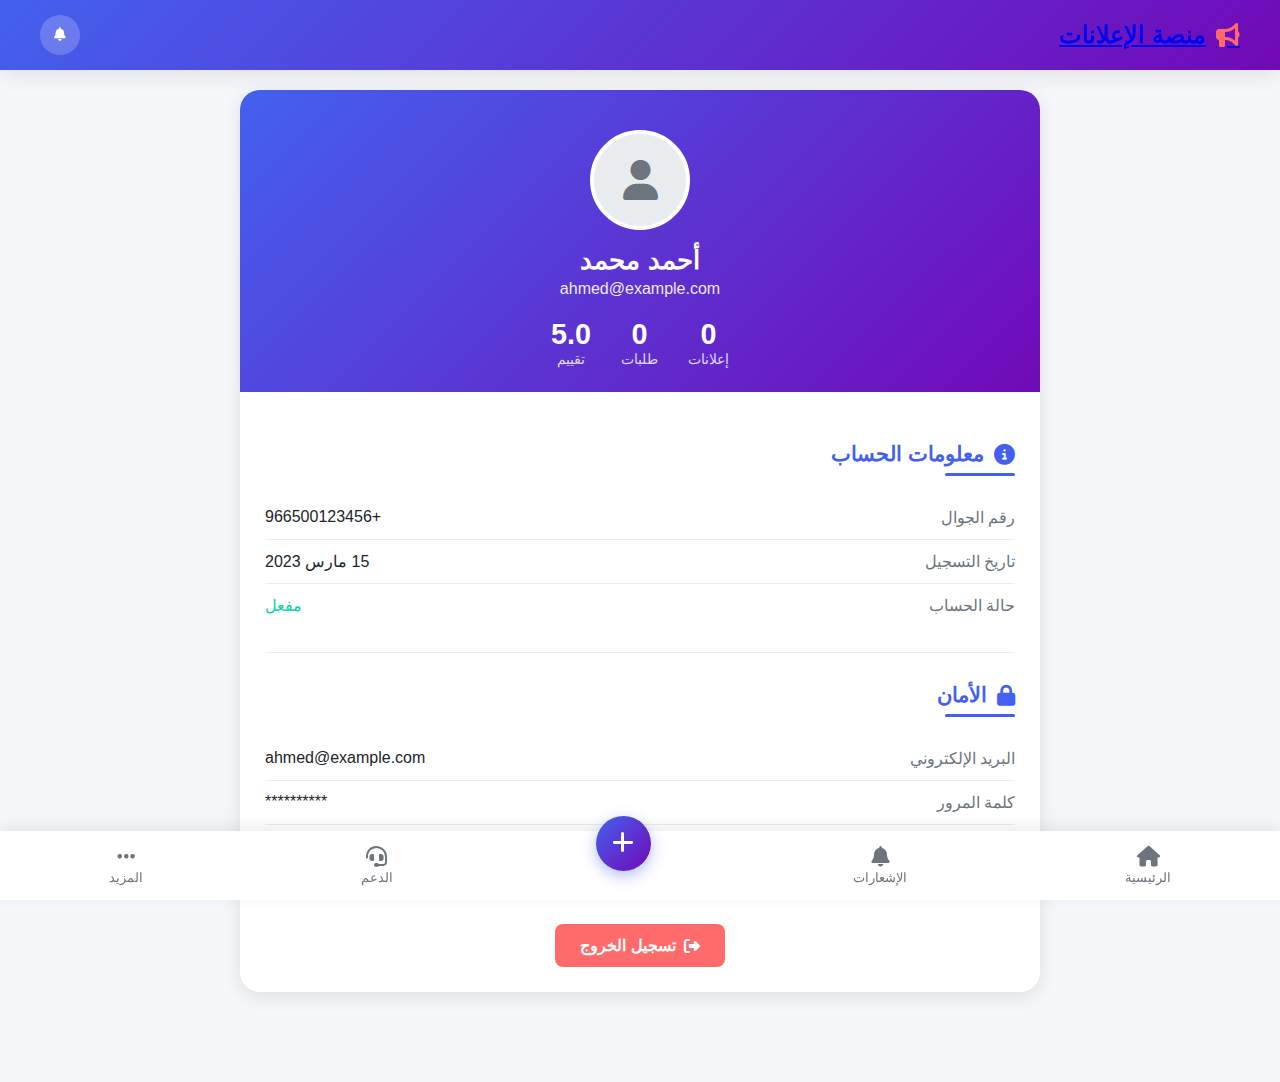
<file: account.html>
<!DOCTYPE html>
<html lang="ar" dir="rtl">
<head>
    <meta charset="UTF-8">
    <meta name="viewport" content="width=device-width, initial-scale=1.0">
    <title>حسابي - منصة الإعلانات</title>
    <link rel="stylesheet" href="styles.css">
    <link rel="stylesheet" href="https://cdnjs.cloudflare.com/ajax/libs/font-awesome/6.4.0/css/all.min.css">
</head>
<body>
    <header>
        <div class="header-container">
            <a href="index.html" class="logo">
                <i class="fas fa-bullhorn"></i>
                <span>منصة الإعلانات</span>
            </a>
            
            <div class="header-actions">
                <button class="action-btn">
                    <i class="fas fa-bell"></i>
                </button>
            </div>
        </div>
    </header>
    
    <div class="container" id="account-page">
        <div class="account-container">
            <div class="account-header">
                <div class="user-avatar">
                    <i class="fas fa-user"></i>
                </div>
                <h2 class="user-name" id="user-name">أحمد محمد</h2>
                <p class="user-email" id="user-email">ahmed@example.com</p>
                
                <div class="account-stats">
                    <div class="stat-item">
                        <div class="stat-value" id="ads-count">0</div>
                        <div class="stat-label">إعلانات</div>
                    </div>
                    <div class="stat-item">
                        <div class="stat-value" id="orders-count">0</div>
                        <div class="stat-label">طلبات</div>
                    </div>
                    <div class="stat-item">
                        <div class="stat-value" id="rating">5.0</div>
                        <div class="stat-label">تقييم</div>
                    </div>
                </div>
            </div>
            
            <div class="account-content">
                <div class="section">
                    <h3 class="section-title"><i class="fas fa-info-circle"></i> معلومات الحساب</h3>
                    
                    <ul class="info-list">
                        <li class="info-item">
                            <span class="info-label">رقم الجوال</span>
                            <span id="user-phone">+966500123456</span>
                        </li>
                        <li class="info-item">
                            <span class="info-label">تاريخ التسجيل</span>
                            <span id="signup-date">15 مارس 2023</span>
                        </li>
                        <li class="info-item">
                            <span class="info-label">حالة الحساب</span>
                            <span style="color: #06d6a0;" id="account-status">مفعل</span>
                        </li>
                    </ul>
                </div>
                
                <div class="section">
                    <h3 class="section-title"><i class="fas fa-lock"></i> الأمان</h3>
                    
                    <ul class="info-list">
                        <li class="info-item">
                            <span class="info-label">البريد الإلكتروني</span>
                            <span id="user-email-info">ahmed@example.com</span>
                        </li>
                        <li class="info-item">
                            <span class="info-label">كلمة المرور</span>
                            <span>**********</span>
                        </li>
                        <li class="info-item">
                            <span class="info-label">رقم الهاتف</span>
                            <span id="user-phone-info">+966500123456</span>
                        </li>
                    </ul>
                </div>
                
                <button class="logout-btn" id="logout-btn">
                    <i class="fas fa-sign-out-alt"></i>
                    تسجيل الخروج
                </button>
            </div>
        </div>
    </div>
    
    <div class="bottom-nav">
        <a href="index.html" class="nav-item">
            <i class="fas fa-home"></i>
            <span>الرئيسية</span>
        </a>
        <a href="#" class="nav-item">
            <i class="fas fa-bell"></i>
            <span>الإشعارات</span>
        </a>
        <a href="create-ad.html" class="nav-item add-btn">
            <i class="fas fa-plus"></i>
        </a>
        <a href="#" class="nav-item">
            <i class="fas fa-headset"></i>
            <span>الدعم</span>
        </a>
        <a href="#" class="nav-item">
            <i class="fas fa-ellipsis-h"></i>
            <span>المزيد</span>
        </a>
    </div>
    
    <script src="firebase-app.js"></script>
    <script src="auth.js"></script>
    <script>
        document.addEventListener('DOMContentLoaded', function() {
            // تحميل بيانات المستخدم
            loadUserData();
            
            // تسجيل الخروج
            const logoutBtn = document.getElementById('logout-btn');
            logoutBtn.addEventListener('click', logoutUser);
        });
    </script>
</body>
</html>
</file>
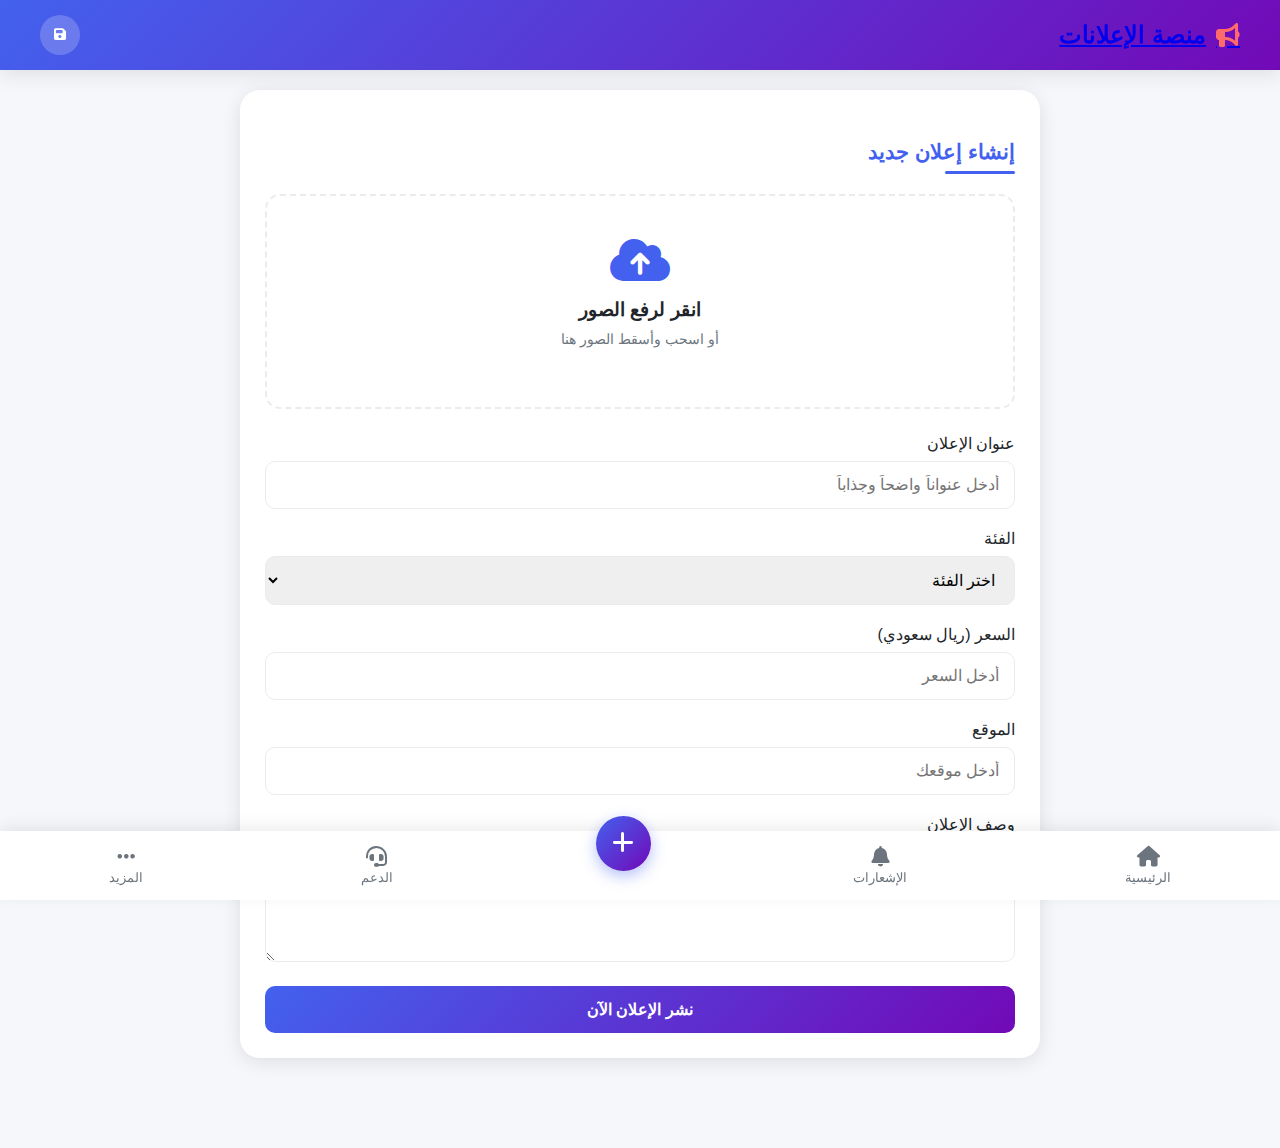
<file: create-ad.html>
<!DOCTYPE html>
<html lang="ar" dir="rtl">
<head>
    <meta charset="UTF-8">
    <meta name="viewport" content="width=device-width, initial-scale=1.0">
    <title>إنشاء إعلان - منصة الإعلانات</title>
    <link rel="stylesheet" href="styles.css">
    <link rel="stylesheet" href="https://cdnjs.cloudflare.com/ajax/libs/font-awesome/6.4.0/css/all.min.css">
</head>
<body>
    <header>
        <div class="header-container">
            <a href="index.html" class="logo">
                <i class="fas fa-bullhorn"></i>
                <span>منصة الإعلانات</span>
            </a>
            
            <div class="header-actions">
                <button class="action-btn" id="save-draft-btn">
                    <i class="fas fa-save"></i>
                </button>
            </div>
        </div>
    </header>
    
    <div class="container">
        <div class="create-ad-container">
            <h2 class="section-title">إنشاء إعلان جديد</h2>
            
            <div class="upload-area" id="upload-area">
                <i class="fas fa-cloud-upload-alt"></i>
                <h3>انقر لرفع الصور</h3>
                <p>أو اسحب وأسقط الصور هنا</p>
                <input type="file" id="image-upload" multiple style="display: none;">
                
                <div class="image-preview" id="image-preview"></div>
            </div>
            
            <div class="form-group">
                <label for="ad-title">عنوان الإعلان</label>
                <input type="text" id="ad-title" class="form-control" placeholder="أدخل عنواناً واضحاً وجذاباً">
            </div>
            
            <div class="form-group">
                <label for="ad-category">الفئة</label>
                <select id="ad-category" class="form-control">
                    <option value="">اختر الفئة</option>
                    <option value="cars">سيارات</option>
                    <option value="realestate">عقارات</option>
                    <option value="electronics">إلكترونيات</option>
                    <option value="furniture">أثاث</option>
                    <option value="clothing">ملابس</option>
                </select>
            </div>
            
            <div class="form-group">
                <label for="ad-price">السعر (ريال سعودي)</label>
                <input type="number" id="ad-price" class="form-control" placeholder="أدخل السعر">
            </div>
            
            <div class="form-group">
                <label for="ad-location">الموقع</label>
                <input type="text" id="ad-location" class="form-control" placeholder="أدخل موقعك">
            </div>
            
            <div class="form-group">
                <label for="ad-description">وصف الإعلان</label>
                <textarea id="ad-description" class="form-control" rows="5" placeholder="صف منتجك بالتفصيل..."></textarea>
            </div>
            
            <button class="btn btn-primary" id="publish-btn">نشر الإعلان الآن</button>
        </div>
    </div>
    
    <div class="bottom-nav">
        <a href="index.html" class="nav-item">
            <i class="fas fa-home"></i>
            <span>الرئيسية</span>
        </a>
        <a href="#" class="nav-item">
            <i class="fas fa-bell"></i>
            <span>الإشعارات</span>
        </a>
        <a href="create-ad.html" class="nav-item add-btn">
            <i class="fas fa-plus"></i>
        </a>
        <a href="#" class="nav-item">
            <i class="fas fa-headset"></i>
            <span>الدعم</span>
        </a>
        <a href="#" class="nav-item">
            <i class="fas fa-ellipsis-h"></i>
            <span>المزيد</span>
        </a>
    </div>
    
    <script src="firebase-app.js"></script>
    <script src="auth.js"></script>
    <script src="database.js"></script>
    <script>
        document.addEventListener('DOMContentLoaded', function() {
            // تهيئة معاينة الصور
            initImagePreview();
            
            // نشر الإعلان
            const publishBtn = document.getElementById('publish-btn');
            publishBtn.addEventListener('click', createNewAd);
        });
        
        function initImagePreview() {
            const uploadArea = document.getElementById('upload-area');
            const imageUpload = document.getElementById('image-upload');
            const imagePreview = document.getElementById('image-preview');
            
            uploadArea.addEventListener('click', () => {
                imageUpload.click();
            });
            
            imageUpload.addEventListener('change', function() {
                const files = this.files;
                
                for (let i = 0; i < files.length; i++) {
                    const file = files[i];
                    const reader = new FileReader();
                    
                    reader.onload = function(e) {
                        const previewItem = document.createElement('div');
                        previewItem.className = 'preview-item';
                        previewItem.innerHTML = `
                            <img src="${e.target.result}" alt="Preview">
                            <div class="remove-image">
                                <i class="fas fa-times"></i>
                            </div>
                        `;
                        
                        previewItem.querySelector('.remove-image').addEventListener('click', function() {
                            previewItem.remove();
                        });
                        
                        imagePreview.appendChild(previewItem);
                    };
                    
                    reader.readAsDataURL(file);
                }
            });
        }
    </script>
</body>
</html>
</file>
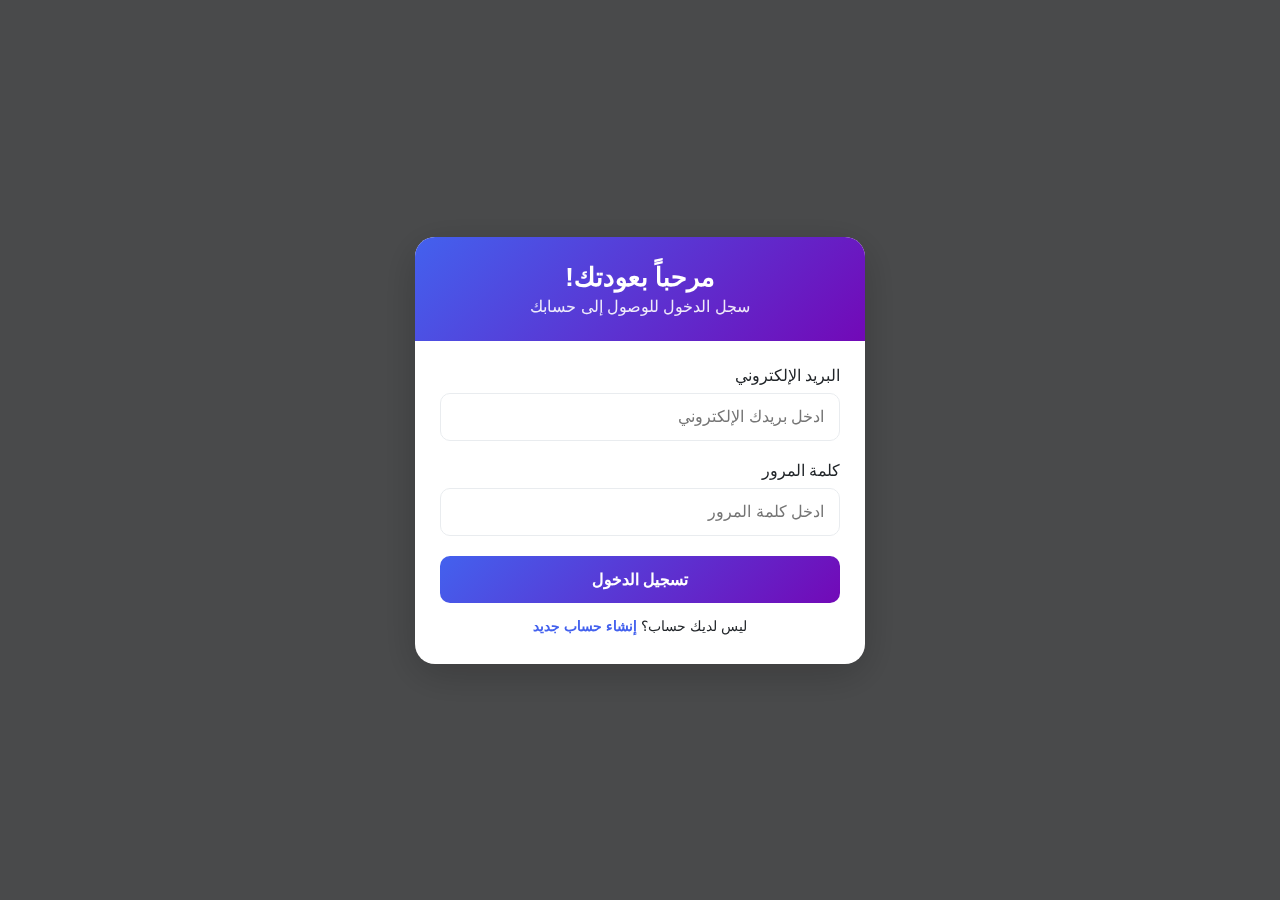
<file: login.html>
<!DOCTYPE html>
<html lang="ar" dir="rtl">
<head>
    <meta charset="UTF-8">
    <meta name="viewport" content="width=device-width, initial-scale=1.0">
    <title>تسجيل الدخول - منصة الإعلانات</title>
    <link rel="stylesheet" href="styles.css">
    <link rel="stylesheet" href="https://cdnjs.cloudflare.com/ajax/libs/font-awesome/6.4.0/css/all.min.css">
</head>
<body>
    <div class="auth-overlay active">
        <div class="auth-container">
            <div class="auth-header">
                <h2>مرحباً بعودتك!</h2>
                <p>سجل الدخول للوصول إلى حسابك</p>
            </div>
            <div class="auth-form">
                <div class="form-group">
                    <label for="email">البريد الإلكتروني</label>
                    <input type="email" id="email" class="form-control" placeholder="ادخل بريدك الإلكتروني">
                </div>
                <div class="form-group">
                    <label for="password">كلمة المرور</label>
                    <input type="password" id="password" class="form-control" placeholder="ادخل كلمة المرور">
                </div>
                <button class="btn btn-primary" id="login-btn">تسجيل الدخول</button>
                <div class="auth-footer">
                    <p>ليس لديك حساب؟ <a href="signup.html">إنشاء حساب جديد</a></p>
                </div>
            </div>
        </div>
    </div>
    
    <script src="firebase-app.js"></script>
    <script src="auth.js"></script>
    <script>
        document.addEventListener('DOMContentLoaded', function() {
            const loginBtn = document.getElementById('login-btn');
            loginBtn.addEventListener('click', loginUser);
        });
    </script>
</body>
</html>
</file>
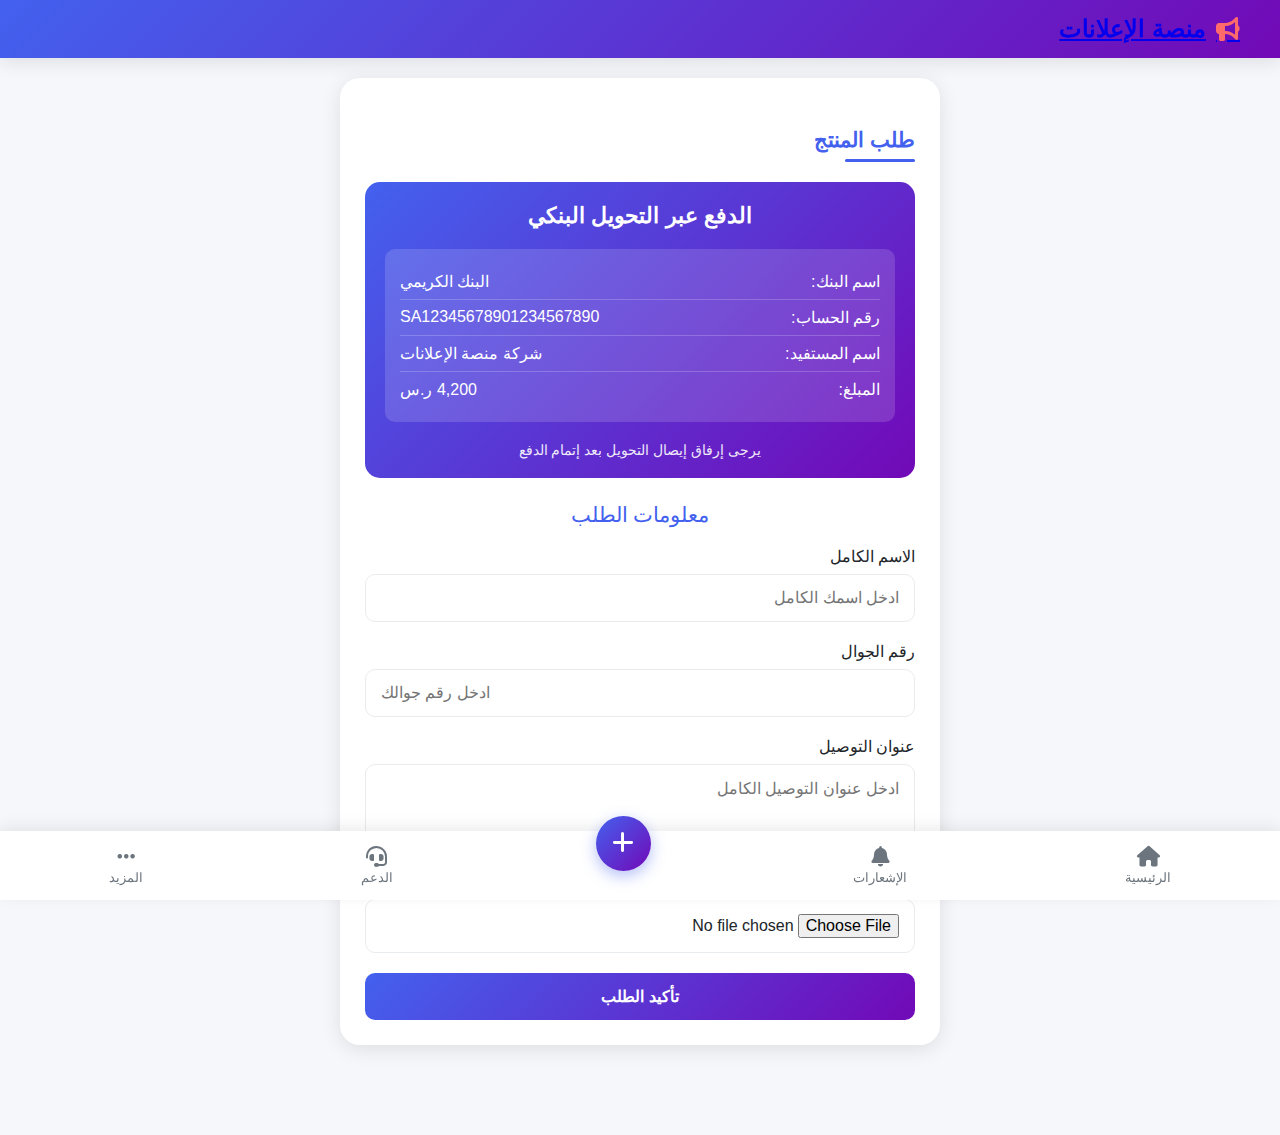
<file: order.html>
<!DOCTYPE html>
<html lang="ar" dir="rtl">
<head>
    <meta charset="UTF-8">
    <meta name="viewport" content="width=device-width, initial-scale=1.0">
    <title>طلب المنتج - منصة الإعلانات</title>
    <link rel="stylesheet" href="styles.css">
    <link rel="stylesheet" href="https://cdnjs.cloudflare.com/ajax/libs/font-awesome/6.4.0/css/all.min.css">
</head>
<body>
    <header>
        <div class="header-container">
            <a href="index.html" class="logo">
                <i class="fas fa-bullhorn"></i>
                <span>منصة الإعلانات</span>
            </a>
        </div>
    </header>
    
    <div class="container">
        <div class="order-container">
            <h2 class="section-title">طلب المنتج</h2>
            
            <div class="bank-info">
                <h3>الدفع عبر التحويل البنكي</h3>
                <div class="bank-details">
                    <div class="detail-item">
                        <span>اسم البنك:</span>
                        <span>البنك الكريمي</span>
                    </div>
                    <div class="detail-item">
                        <span>رقم الحساب:</span>
                        <span>SA12345678901234567890</span>
                    </div>
                    <div class="detail-item">
                        <span>اسم المستفيد:</span>
                        <span>شركة منصة الإعلانات</span>
                    </div>
                    <div class="detail-item">
                        <span>المبلغ:</span>
                        <span id="order-amount">4,200 ر.س</span>
                    </div>
                </div>
                <p class="bank-note">يرجى إرفاق إيصال التحويل بعد إتمام الدفع</p>
            </div>
            
            <div class="form-title">معلومات الطلب</div>
            
            <div class="form-group">
                <label for="order-name">الاسم الكامل</label>
                <input type="text" id="order-name" class="form-control" placeholder="ادخل اسمك الكامل">
            </div>
            
            <div class="form-group">
                <label for="order-phone">رقم الجوال</label>
                <input type="tel" id="order-phone" class="form-control" placeholder="ادخل رقم جوالك">
            </div>
            
            <div class="form-group">
                <label for="order-address">عنوان التوصيل</label>
                <textarea id="order-address" class="form-control" rows="3" placeholder="ادخل عنوان التوصيل الكامل"></textarea>
            </div>
            
            <div class="form-group">
                <label for="receipt">إرفاق إيصال التحويل</label>
                <input type="file" id="receipt" class="form-control">
            </div>
            
            <button class="btn btn-primary" id="confirm-order-btn">تأكيد الطلب</button>
            
            <div class="success-message" id="success-message">
                <i class="fas fa-check-circle"></i>
                <h3>تم تأكيد طلبك بنجاح!</h3>
                <p>سيتم التواصل معك خلال 24 ساعة لتأكيد التفاصيل</p>
            </div>
        </div>
    </div>
    
    <div class="bottom-nav">
        <a href="index.html" class="nav-item">
            <i class="fas fa-home"></i>
            <span>الرئيسية</span>
        </a>
        <a href="#" class="nav-item">
            <i class="fas fa-bell"></i>
            <span>الإشعارات</span>
        </a>
        <a href="create-ad.html" class="nav-item add-btn">
            <i class="fas fa-plus"></i>
        </a>
        <a href="#" class="nav-item">
            <i class="fas fa-headset"></i>
            <span>الدعم</span>
        </a>
        <a href="#" class="nav-item">
            <i class="fas fa-ellipsis-h"></i>
            <span>المزيد</span>
        </a>
    </div>
    
    <script src="firebase-app.js"></script>
    <script src="auth.js"></script>
    <script>
        document.addEventListener('DOMContentLoaded', function() {
            // زر تأكيد الطلب
            const confirmBtn = document.getElementById('confirm-order-btn');
            confirmBtn.addEventListener('click', confirmOrder);
        });
    </script>
</body>
</html>
</file>
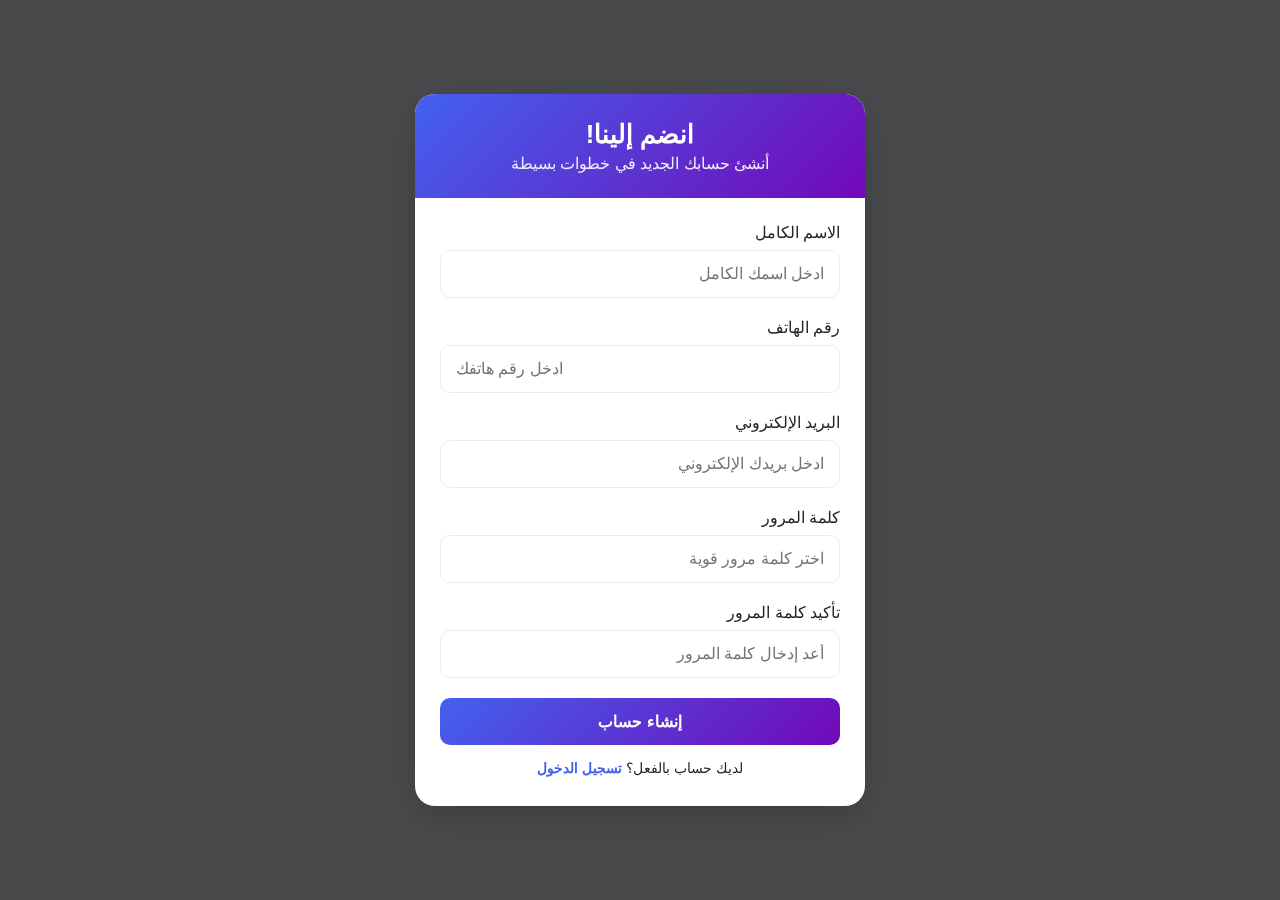
<file: signup.html>
<!DOCTYPE html>
<html lang="ar" dir="rtl">
<head>
    <meta charset="UTF-8">
    <meta name="viewport" content="width=device-width, initial-scale=1.0">
    <title>إنشاء حساب - منصة الإعلانات</title>
    <link rel="stylesheet" href="styles.css">
    <link rel="stylesheet" href="https://cdnjs.cloudflare.com/ajax/libs/font-awesome/6.4.0/css/all.min.css">
</head>
<body>
    <div class="auth-overlay active">
        <div class="auth-container">
            <div class="auth-header">
                <h2>انضم إلينا!</h2>
                <p>أنشئ حسابك الجديد في خطوات بسيطة</p>
            </div>
            <div class="auth-form">
                <div class="form-group">
                    <label for="fullname">الاسم الكامل</label>
                    <input type="text" id="fullname" class="form-control" placeholder="ادخل اسمك الكامل">
                </div>
                <div class="form-group">
                    <label for="phone">رقم الهاتف</label>
                    <input type="tel" id="phone" class="form-control" placeholder="ادخل رقم هاتفك">
                </div>
                <div class="form-group">
                    <label for="signup-email">البريد الإلكتروني</label>
                    <input type="email" id="signup-email" class="form-control" placeholder="ادخل بريدك الإلكتروني">
                </div>
                <div class="form-group">
                    <label for="signup-password">كلمة المرور</label>
                    <input type="password" id="signup-password" class="form-control" placeholder="اختر كلمة مرور قوية">
                </div>
                <div class="form-group">
                    <label for="confirm-password">تأكيد كلمة المرور</label>
                    <input type="password" id="confirm-password" class="form-control" placeholder="أعد إدخال كلمة المرور">
                </div>
                <button class="btn btn-primary" id="signup-btn">إنشاء حساب</button>
                <div class="auth-footer">
                    <p>لديك حساب بالفعل؟ <a href="login.html">تسجيل الدخول</a></p>
                </div>
            </div>
        </div>
    </div>
    
    <script src="firebase-app.js"></script>
    <script src="auth.js"></script>
    <script>
        document.addEventListener('DOMContentLoaded', function() {
            const signupBtn = document.getElementById('signup-btn');
            signupBtn.addEventListener('click', signUpUser);
        });
    </script>
</body>
</html>
</file>
<file: styles.css>
:root {
            --primary: #4361ee;
            --primary-dark: #3a56d4;
            --secondary: #7209b7;
            --accent: #ff6b6b;
            --light: #f8f9fa;
            --dark: #212529;
            --success: #06d6a0;
            --gray: #6c757d;
            --light-gray: #e9ecef;
            --shadow: 0 4px 20px rgba(0, 0, 0, 0.1);
            --transition: all 0.3s ease;
        }

        * {
            margin: 0;
            padding: 0;
            box-sizing: border-box;
            font-family: 'Tajawal', sans-serif;
        }

        body {
            background-color: #f5f7fb;
            color: var(--dark);
            padding-bottom: 70px;
        }

        /* تصميم الهيدر */
        header {
            background: linear-gradient(135deg, var(--primary), var(--secondary));
            color: white;
            padding: 15px 20px;
            box-shadow: var(--shadow);
            position: sticky;
            top: 0;
            z-index: 100;
        }

        .header-container {
            display: flex;
            justify-content: space-between;
            align-items: center;
            max-width: 1200px;
            margin: 0 auto;
        }

        .logo {
            display: flex;
            align-items: center;
            gap: 10px;
            font-size: 1.5rem;
            font-weight: 700;
        }

        .logo i {
            color: var(--accent);
        }

        .search-bar {
            flex-grow: 1;
            max-width: 500px;
            margin: 0 20px;
            position: relative;
        }

        .search-bar input {
            width: 100%;
            padding: 10px 15px 10px 40px;
            border-radius: 30px;
            border: none;
            background: rgba(255, 255, 255, 0.2);
            color: white;
            font-size: 1rem;
            transition: var(--transition);
        }

        .search-bar input::placeholder {
            color: rgba(255, 255, 255, 0.7);
        }

        .search-bar input:focus {
            background: rgba(255, 255, 255, 0.3);
            outline: none;
        }

        .search-bar i {
            position: absolute;
            left: 15px;
            top: 50%;
            transform: translateY(-50%);
            color: rgba(255, 255, 255, 0.7);
        }

        .header-actions {
            display: flex;
            gap: 15px;
        }

        .action-btn {
            background: rgba(255, 255, 255, 0.2);
            border: none;
            width: 40px;
            height: 40px;
            border-radius: 50%;
            color: white;
            display: flex;
            align-items: center;
            justify-content: center;
            cursor: pointer;
            transition: var(--transition);
        }

        .action-btn:hover {
            background: rgba(255, 255, 255, 0.3);
        }

        /* تصميم الصفحة الرئيسية */
        .container {
            max-width: 1200px;
            margin: 20px auto;
            padding: 0 15px;
        }

        .section-title {
            font-size: 1.5rem;
            font-weight: 700;
            margin: 25px 0 15px;
            color: var(--primary);
            position: relative;
            padding-bottom: 10px;
        }

        .section-title::after {
            content: '';
            position: absolute;
            bottom: 0;
            right: 0;
            width: 70px;
            height: 3px;
            background: var(--primary);
            border-radius: 3px;
        }

        .categories {
            display: flex;
            gap: 15px;
            overflow-x: auto;
            padding: 10px 0 15px;
            margin-bottom: 20px;
        }

        .category {
            min-width: 120px;
            background: white;
            border-radius: 12px;
            padding: 15px;
            text-align: center;
            box-shadow: var(--shadow);
            cursor: pointer;
            transition: var(--transition);
        }

        .category:hover {
            transform: translateY(-5px);
            box-shadow: 0 6px 15px rgba(0, 0, 0, 0.1);
        }

        .category i {
            font-size: 1.8rem;
            color: var(--primary);
            margin-bottom: 10px;
        }

        .category h3 {
            font-size: 0.9rem;
            font-weight: 500;
        }

        .products-grid {
            display: grid;
            grid-template-columns: repeat(auto-fill, minmax(250px, 1fr));
            gap: 25px;
            margin-top: 20px;
        }

        .product-card {
            background: white;
            border-radius: 15px;
            overflow: hidden;
            box-shadow: var(--shadow);
            transition: var(--transition);
            position: relative;
        }

        .product-card:hover {
            transform: translateY(-5px);
            box-shadow: 0 10px 25px rgba(0, 0, 0, 0.15);
        }

        .product-badge {
            position: absolute;
            top: 10px;
            left: 10px;
            background: var(--accent);
            color: white;
            padding: 5px 10px;
            border-radius: 20px;
            font-size: 0.8rem;
            font-weight: 500;
            z-index: 2;
        }

        .product-image {
            height: 180px;
            width: 100%;
            overflow: hidden;
            position: relative;
        }

        .product-image img {
            width: 100%;
            height: 100%;
            object-fit: cover;
            transition: var(--transition);
        }

        .product-card:hover .product-image img {
            transform: scale(1.05);
        }

        .product-info {
            padding: 15px;
        }

        .product-title {
            font-size: 1.1rem;
            font-weight: 600;
            margin-bottom: 8px;
            color: var(--dark);
            height: 44px;
            overflow: hidden;
        }

        .product-meta {
            display: flex;
            justify-content: space-between;
            align-items: center;
            margin-top: 10px;
            font-size: 0.9rem;
            color: var(--gray);
        }

        .product-price {
            font-weight: 700;
            font-size: 1.2rem;
            color: var(--primary);
        }

        .product-location {
            display: flex;
            align-items: center;
            gap: 5px;
        }

        .product-time {
            display: flex;
            align-items: center;
            gap: 5px;
        }

        /* شريط التنقل السفلي */
        .bottom-nav {
            position: fixed;
            bottom: 0;
            left: 0;
            right: 0;
            background: white;
            display: flex;
            justify-content: space-around;
            padding: 10px 0;
            box-shadow: 0 -4px 15px rgba(0, 0, 0, 0.08);
            z-index: 100;
        }

        .nav-item {
            display: flex;
            flex-direction: column;
            align-items: center;
            text-decoration: none;
            color: var(--gray);
            font-size: 0.8rem;
            transition: var(--transition);
            padding: 5px 15px;
            border-radius: 15px;
        }

        .nav-item.active, .nav-item:hover {
            color: var(--primary);
        }

        .nav-item i {
            font-size: 1.3rem;
            margin-bottom: 3px;
        }

        .nav-item.add-btn {
            background: linear-gradient(135deg, var(--primary), var(--secondary));
            color: white;
            border-radius: 50%;
            width: 55px;
            height: 55px;
            display: flex;
            justify-content: center;
            align-items: center;
            margin-top: -25px;
            box-shadow: 0 5px 15px rgba(67, 97, 238, 0.4);
        }

        .nav-item.add-btn i {
            font-size: 1.5rem;
        }

        /* نماذج تسجيل الدخول وإنشاء حساب */
        .auth-overlay {
            position: fixed;
            top: 0;
            left: 0;
            right: 0;
            bottom: 0;
            background: rgba(0, 0, 0, 0.7);
            display: flex;
            align-items: center;
            justify-content: center;
            z-index: 1000;
            opacity: 0;
            visibility: hidden;
            transition: var(--transition);
        }

        .auth-overlay.active {
            opacity: 1;
            visibility: visible;
        }

        .auth-container {
            background: white;
            border-radius: 20px;
            width: 90%;
            max-width: 450px;
            box-shadow: 0 10px 40px rgba(0, 0, 0, 0.2);
            overflow: hidden;
            transform: translateY(20px);
            transition: var(--transition);
        }

        .auth-overlay.active .auth-container {
            transform: translateY(0);
        }

        .auth-header {
            background: linear-gradient(135deg, var(--primary), var(--secondary));
            color: white;
            padding: 25px;
            text-align: center;
        }

        .auth-header h2 {
            font-size: 1.6rem;
            margin-bottom: 5px;
        }

        .auth-header p {
            opacity: 0.9;
        }

        .auth-form {
            padding: 25px;
        }

        .form-group {
            margin-bottom: 20px;
        }

        .form-group label {
            display: block;
            margin-bottom: 8px;
            font-weight: 500;
            color: var(--dark);
        }

        .form-control {
            width: 100%;
            padding: 14px 15px;
            border: 1px solid var(--light-gray);
            border-radius: 10px;
            font-size: 1rem;
            transition: var(--transition);
        }

        .form-control:focus {
            border-color: var(--primary);
            outline: none;
            box-shadow: 0 0 0 3px rgba(67, 97, 238, 0.15);
        }

        .btn {
            display: block;
            width: 100%;
            padding: 14px;
            border: none;
            border-radius: 10px;
            font-size: 1rem;
            font-weight: 600;
            cursor: pointer;
            transition: var(--transition);
            text-align: center;
        }

        .btn-primary {
            background: linear-gradient(135deg, var(--primary), var(--secondary));
            color: white;
            margin-top: 10px;
        }

        .btn-primary:hover {
            background: linear-gradient(135deg, var(--primary-dark), #64199f);
            transform: translateY(-2px);
        }

        .auth-footer {
            text-align: center;
            padding: 15px 0 5px;
            font-size: 0.9rem;
        }

        .auth-footer a {
            color: var(--primary);
            text-decoration: none;
            font-weight: 600;
        }

        .close-auth {
            position: absolute;
            top: 20px;
            left: 20px;
            background: rgba(255, 255, 255, 0.2);
            color: white;
            width: 40px;
            height: 40px;
            border-radius: 50%;
            display: flex;
            align-items: center;
            justify-content: center;
            cursor: pointer;
            transition: var(--transition);
        }

        .close-auth:hover {
            background: rgba(255, 255, 255, 0.3);
        }

        /* صفحة إنشاء إعلان */
        .create-ad-container {
            background: white;
            border-radius: 20px;
            margin: 20px auto;
            padding: 25px;
            box-shadow: var(--shadow);
            max-width: 800px;
        }

        .upload-area {
            border: 2px dashed var(--light-gray);
            border-radius: 15px;
            padding: 40px 20px;
            text-align: center;
            margin-bottom: 25px;
            cursor: pointer;
            transition: var(--transition);
        }

        .upload-area:hover {
            border-color: var(--primary);
            background: rgba(67, 97, 238, 0.03);
        }

        .upload-area i {
            font-size: 3rem;
            color: var(--primary);
            margin-bottom: 15px;
        }

        .upload-area h3 {
            margin-bottom: 10px;
            color: var(--dark);
        }

        .upload-area p {
            color: var(--gray);
            font-size: 0.9rem;
        }

        .image-preview {
            display: flex;
            gap: 15px;
            flex-wrap: wrap;
            margin-top: 20px;
        }

        .preview-item {
            width: 100px;
            height: 100px;
            border-radius: 10px;
            overflow: hidden;
            position: relative;
        }

        .preview-item img {
            width: 100%;
            height: 100%;
            object-fit: cover;
        }

        .remove-image {
            position: absolute;
            top: 5px;
            left: 5px;
            background: rgba(255, 255, 255, 0.8);
            color: var(--accent);
            width: 25px;
            height: 25px;
            border-radius: 50%;
            display: flex;
            align-items: center;
            justify-content: center;
            cursor: pointer;
        }

        /* صفحة تفاصيل الإعلان */
        .ad-detail-container {
            background: white;
            border-radius: 20px;
            margin: 20px auto;
            overflow: hidden;
            box-shadow: var(--shadow);
            max-width: 800px;
        }

        .ad-image {
            height: 350px;
            width: 100%;
            overflow: hidden;
        }

        .ad-image img {
            width: 100%;
            height: 100%;
            object-fit: cover;
        }

        .ad-content {
            padding: 25px;
        }

        .ad-title {
            font-size: 1.8rem;
            margin-bottom: 15px;
            color: var(--dark);
        }

        .ad-price {
            font-size: 1.8rem;
            font-weight: 700;
            color: var(--primary);
            margin-bottom: 20px;
        }

        .ad-meta {
            display: flex;
            gap: 20px;
            margin-bottom: 25px;
            padding-bottom: 20px;
            border-bottom: 1px solid var(--light-gray);
        }

        .meta-item {
            display: flex;
            align-items: center;
            gap: 8px;
            color: var(--gray);
        }

        .ad-description {
            line-height: 1.8;
            margin-bottom: 30px;
        }

        .action-buttons {
            display: flex;
            gap: 15px;
        }

        .btn-outline {
            background: transparent;
            border: 2px solid var(--primary);
            color: var(--primary);
            font-weight: 600;
        }

        .btn-outline:hover {
            background: var(--primary);
            color: white;
        }

        /* صفحة الطلب */
        .order-container {
            background: white;
            border-radius: 20px;
            margin: 20px auto;
            padding: 25px;
            box-shadow: var(--shadow);
            max-width: 600px;
        }

        .bank-info {
            background: linear-gradient(135deg, var(--primary), var(--secondary));
            color: white;
            padding: 20px;
            border-radius: 15px;
            margin-bottom: 25px;
        }

        .bank-info h3 {
            text-align: center;
            margin-bottom: 20px;
            font-size: 1.4rem;
        }

        .bank-details {
            background: rgba(255, 255, 255, 0.15);
            padding: 15px;
            border-radius: 10px;
            margin-bottom: 20px;
        }

        .detail-item {
            display: flex;
            justify-content: space-between;
            padding: 8px 0;
            border-bottom: 1px solid rgba(255, 255, 255, 0.2);
        }

        .detail-item:last-child {
            border-bottom: none;
        }

        .bank-note {
            font-size: 0.9rem;
            text-align: center;
            opacity: 0.9;
        }

        .form-title {
            font-size: 1.3rem;
            margin-bottom: 20px;
            text-align: center;
            color: var(--primary);
        }

        .success-message {
            background: var(--success);
            color: white;
            padding: 20px;
            border-radius: 15px;
            text-align: center;
            margin-top: 20px;
            display: none;
        }

        .success-message i {
            font-size: 2.5rem;
            margin-bottom: 15px;
        }

        /* صفحة الحساب */
        .account-container {
            background: white;
            border-radius: 20px;
            margin: 20px auto;
            overflow: hidden;
            box-shadow: var(--shadow);
            max-width: 800px;
        }

        .account-header {
            background: linear-gradient(135deg, var(--primary), var(--secondary));
            color: white;
            padding: 40px 25px 25px;
            text-align: center;
            position: relative;
        }

        .user-avatar {
            width: 100px;
            height: 100px;
            border-radius: 50%;
            border: 4px solid white;
            margin: 0 auto 15px;
            background: var(--light-gray);
            display: flex;
            align-items: center;
            justify-content: center;
            font-size: 2.5rem;
            color: var(--gray);
        }

        .user-name {
            font-size: 1.6rem;
            margin-bottom: 5px;
        }

        .user-email {
            opacity: 0.9;
            margin-bottom: 20px;
        }

        .account-stats {
            display: flex;
            justify-content: center;
            gap: 30px;
            margin-top: 20px;
        }

        .stat-item {
            text-align: center;
        }

        .stat-value {
            font-size: 1.8rem;
            font-weight: 700;
        }

        .stat-label {
            font-size: 0.9rem;
            opacity: 0.8;
        }

        .account-content {
            padding: 25px;
        }

        .section {
            margin-bottom: 30px;
            padding-bottom: 25px;
            border-bottom: 1px solid var(--light-gray);
        }

        .section:last-child {
            border-bottom: none;
            margin-bottom: 0;
            padding-bottom: 0;
        }

        .section-title {
            font-size: 1.3rem;
            margin-bottom: 20px;
            color: var(--primary);
            display: flex;
            align-items: center;
            gap: 10px;
        }

        .info-list {
            list-style: none;
        }

        .info-item {
            display: flex;
            justify-content: space-between;
            padding: 12px 0;
            border-bottom: 1px solid var(--light-gray);
        }

        .info-item:last-child {
            border-bottom: none;
        }

        .info-label {
            font-weight: 500;
            color: var(--gray);
        }

        .logout-btn {
            background: var(--accent);
            color: white;
            border: none;
            padding: 12px 25px;
            border-radius: 8px;
            font-size: 1rem;
            font-weight: 600;
            cursor: pointer;
            display: flex;
            align-items: center;
            gap: 8px;
            margin: 30px auto 0;
            transition: var(--transition);
        }

        .logout-btn:hover {
            background: #ff5252;
            transform: translateY(-2px);
        }

        /* التكيف مع الأجهزة المحمولة */
        @media (max-width: 768px) {
            .header-container {
                flex-wrap: wrap;
            }
            
            .logo {
                order: 1;
            }
            
            .header-actions {
                order: 2;
            }
            
            .search-bar {
                order: 3;
                max-width: 100%;
                margin: 15px 0 0;
            }
            
            .products-grid {
                grid-template-columns: repeat(auto-fill, minmax(200px, 1fr));
                gap: 15px;
            }
            
            .nav-item span {
                display: none;
            }
            
            .nav-item {
                padding: 8px;
            }
            
            .nav-item.add-btn {
                width: 50px;
                height: 50px;
            }
        }
</file>
